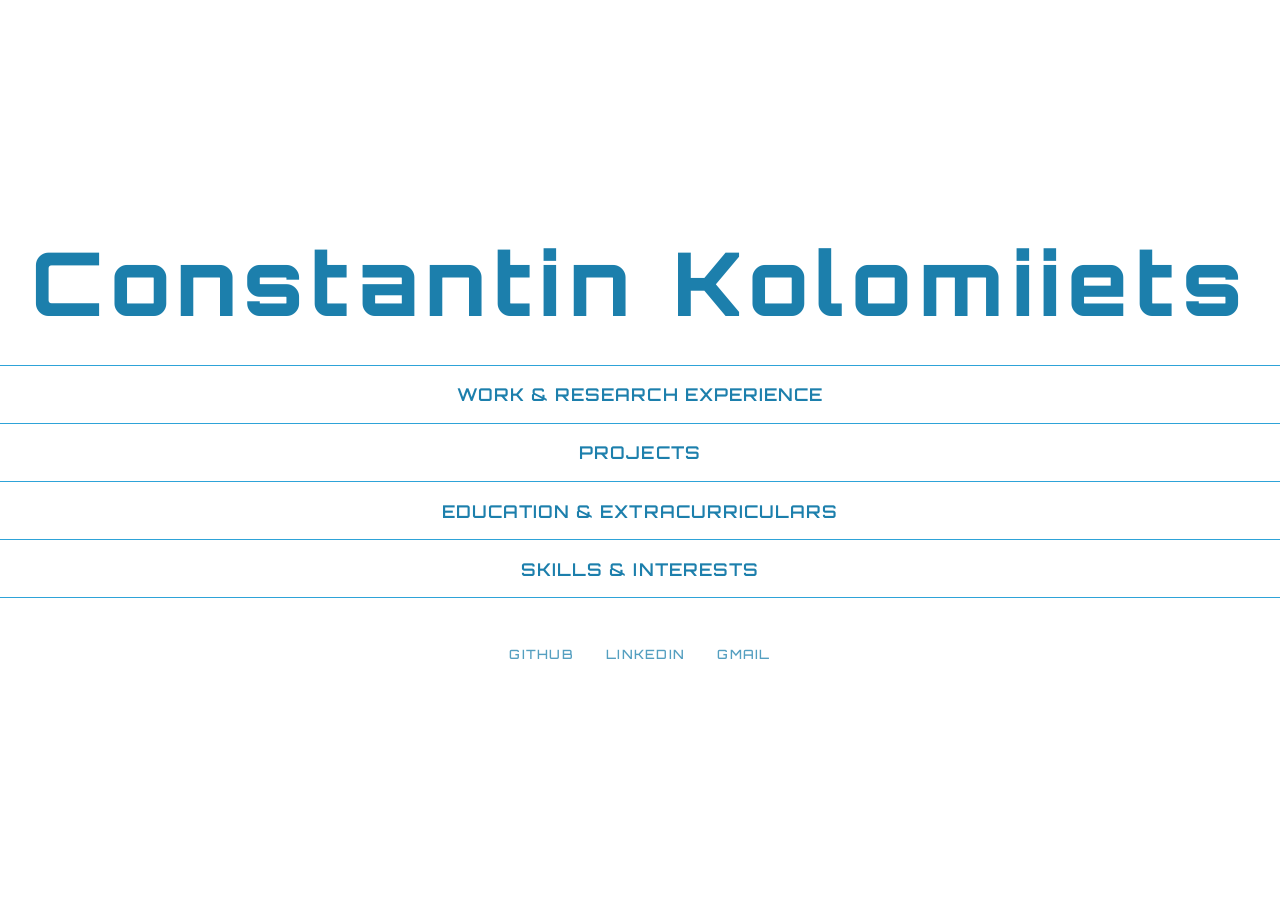
<file: index.html>
<!DOCTYPE html>
<html lang="en">
<head>
  <meta charset="UTF-8">
  <meta name="viewport" content="width=device-width, initial-scale=1.0">
  <title>Constantin Kolomiiets</title>
  <link rel="preconnect" href="https://fonts.googleapis.com">
  <link rel="preconnect" href="https://fonts.gstatic.com" crossorigin>
  <link href="https://fonts.googleapis.com/css2?family=Orbitron:wght@400..900&family=Exo+2:wght@300;400;500;600&display=swap" rel="stylesheet">
  <link rel="stylesheet" href="index_style.css?v=2">
</head>
<body>

  <h1 class="name">Constantin Kolomiiets</h1>
  <div class="subpages">
    <button class="subpage-link" data-category="compvis">work & research experience</button>
    <div id="dropdown-compvis" class="quest-dropdown">
      <button class="go-back-corner" title="back">&larr;</button>
      <h2 class="dropdown-title">Work &amp; Research Experience</h2>
      <div id="dropdown-compvis-content"></div>
    </div>

    <button class="subpage-link" data-category="aidata">Projects</button>
    <div id="dropdown-aidata" class="quest-dropdown">
      <button class="go-back-corner" title="back">&larr;</button>
      <h2 class="dropdown-title">Projects</h2>
      <div id="dropdown-aidata-content"></div>
    </div>

    <button class="subpage-link" data-category="webdev">education & extracurriculars</button>
    <div id="dropdown-webdev" class="quest-dropdown">
      <button class="go-back-corner" title="back">&larr;</button>
      <h2 class="dropdown-title">Education &amp; Extracurriculars</h2>
      <div id="dropdown-webdev-content"></div>
    </div>

    <button class="subpage-link" data-category="other">Skills & Interests</button>
    <div id="dropdown-other" class="quest-dropdown">
      <button class="go-back-corner" title="back">&larr;</button>
      <h2 class="dropdown-title">Skills & Interests</h2>
      <div id="dropdown-other-content"></div>
    </div>
  </div>
  <div class="links">
    <a href="https://github.com/Kostiak5" target="_blank">github</a>
    <a href="www.linkedin.com/in/constantin-kolomiiets-44b2aa216" target="_blank">linkedin</a>
    <a href="mailto:conskol5@gmail.com">gmail</a>
  </div>

  <!--
  Social Icons (for Skills & Interests page) - hidden for now
  <div class="social-icons" id="socialIcons">
    <a href="https://spotify.com" target="_blank" class="social-icon" title="spotify">
      <svg viewBox="0 0 24 24" xmlns="http://www.w3.org/2000/svg">
        <circle cx="12" cy="12" r="11" fill="none" stroke="currentColor" stroke-width="1"/>
        <path d="M9 15.5c-1.5-0.9-2.5-2.5-2.5-4.3 0-2.8 2.2-5 5-5s5 2.2 5 5c0 1.8-1 3.4-2.5 4.3M9 13c-1-0.6-1.7-1.7-1.7-3 0-1.9 1.5-3.4 3.4-3.4S13.1 8.1 13.1 10c0 1.3-0.7 2.4-1.7 3" fill="currentColor"/>
      </svg>
    </a>
    <a href="https://instagram.com" target="_blank" class="social-icon" title="instagram">
      <svg viewBox="0 0 24 24" xmlns="http://www.w3.org/2000/svg">
        <rect x="3" y="3" width="18" height="18" rx="3" fill="none" stroke="currentColor" stroke-width="1"/>
        <circle cx="12" cy="12" r="3.5" fill="none" stroke="currentColor" stroke-width="1"/>
        <circle cx="17" cy="7" r="1" fill="currentColor"/>
      </svg>
    </a>
    <a href="world.html" class="social-icon world-icon" title="world">
      <svg viewBox="0 0 24 24" xmlns="http://www.w3.org/2000/svg">
        <rect x="5" y="10" width="14" height="10" rx="2" fill="none" stroke="currentColor" stroke-width="1.5"/>
        <path d="M8 10V7c0-2.21 1.79-4 4-4s4 1.79 4 4v3" fill="none" stroke="currentColor" stroke-width="1.5"/>
        <circle cx="12" cy="15" r="1" fill="currentColor"/>
      </svg>
      <span class="world-text">world</span>
    </a>
    <a href="diary.html" class="social-icon" title="diary">
      <svg viewBox="0 0 24 24" xmlns="http://www.w3.org/2000/svg">
        <rect x="4" y="4" width="16" height="16" rx="1" fill="none" stroke="currentColor" stroke-width="1.5"/>
        <line x1="9" y1="4" x2="9" y2="20" stroke="currentColor" stroke-width="1.5"/>
      </svg>
    </a>
  </div>
  -->

  <script>
    let activeDropdown = null;
    let activeButton = null;

    // Set up event listeners for subpage links
    document.addEventListener('DOMContentLoaded', () => {
      const subpageLinks = document.querySelectorAll('.subpage-link');
      subpageLinks.forEach(link => {
        link.addEventListener('click', (e) => {
          e.stopPropagation();
          const category = link.getAttribute('data-category');
          toggleDropdown(category, link);
        });
      });

      // Set up go back button listeners
      const goBackButtons = document.querySelectorAll('.go-back-corner');
      goBackButtons.forEach(btn => {
        btn.addEventListener('click', (e) => {
          e.stopPropagation();
          closeActiveDropdown();
        });
      });
    });

    const questData = {
      compvis: [
        {
          name: 'Computer Vision Research Intern',
          subtext: 'CTU FEE, Department of Computer Vision, VRG (Visual Recognition Group) · July 2024 - Present',
          description: 'Conduct research on human pose and segmentation. Apply skills in machine learning, data analysis, and programming in Python.',
          subparagraphs: [
            {
              name: 'SAM-pose2seg',
              subtext: 'First author · CVWW 2026 Best Paper Award',
              description: 'Research paper on human pose and segmentation, presented at CVWW 2026.',
              links: [
                { text: 'news article', url: 'https://fel.cvut.cz/en/what-s-on/news/84000-a-student-of-the-faculty-of-electrical-engineering-at-ctu-succeeded-at-the-international-workshop-cvww-2026-for-his-work-in-the-field-of-computer-vision-he-received-the-best-paper-award', isCtu: true },
                { text: 'GitHub', url: 'https://github.com/Kostiak5/SAM-Pose2Seg.git', isCtu: false },
                { text: 'arXiv', url: 'https://arxiv.org/abs/2601.08982', isCtu: false }
              ],
              newsCard: {
                image: 'http://fel.cvut.cz/aktualne/novinky/2026/04/best-paper-award/26575/image-thumb__26575__OpenGraphImage/01_kolomiiets_constantin_weblong1280px_fotoneugebauerpetrfelcvut_2026.jpg',
                source: 'CTU FEE News · April 22, 2026',
                title: 'A Student of the Faculty of Electrical Engineering at CTU Succeeded at the International Workshop CVWW 2026. For his Work in the Field of Computer Vision, he Received the Best Paper Award.',
                url: 'https://fel.cvut.cz/en/what-s-on/news/84000-a-student-of-the-faculty-of-electrical-engineering-at-ctu-succeeded-at-the-international-workshop-cvww-2026-for-his-work-in-the-field-of-computer-vision-he-received-the-best-paper-award'
              }
            },
            {
              name: 'BBoxMaskPose v2',
              subtext: 'Co-author · IJCV 2026',
              description: 'Follow-up work extending BBoxMaskPose, accepted to the International Journal of Computer Vision.',
              links: [
                { text: 'GitHub', url: 'https://github.com/MiraPurkrabek/BBoxMaskPose', isCtu: false },
                { text: 'arXiv', url: 'https://arxiv.org/abs/2601.08982', isCtu: false }
              ]
            }
          ]
        },
        {
          name: 'AI Engineer',
          subtext: 'SURG Solutions, September 2026 - Present',
          description: 'Training and applying various AI models for company deployment.'
        },
        {
          name: 'Data Analyst',
          subtext: 'muunbase s.r.o. · October 2024 - June 2025',
          description: 'Worked on a traffic signs 3D mapping project for the Prague City Hall. Responsible for data processing and analysis using Python.'
        }
      ],
      aidata: [
        {
          name: 'SAM-pose2seg <img src="images/sampose2seg.png" class="title-gif" alt="">',
          subtext: 'First author · CVWW 2026 Best Paper Award',
          description: 'Research paper on human pose and segmentation, presented at CVWW 2026.',
          links: [
            { text: 'news article', url: 'https://fel.cvut.cz/en/what-s-on/news/84000-a-student-of-the-faculty-of-electrical-engineering-at-ctu-succeeded-at-the-international-workshop-cvww-2026-for-his-work-in-the-field-of-computer-vision-he-received-the-best-paper-award', isCtu: true },
            { text: 'GitHub', url: 'https://github.com/Kostiak5/SAM-Pose2Seg.git', isCtu: false },
            { text: 'arXiv', url: 'https://arxiv.org/abs/2601.08982', isCtu: false }
          ]
        },
        {
          name: 'BBoxMaskPose v2 <img src="images/anim2.gif" class="title-gif" alt="">',
          subtext: 'Co-author · Submitted to IJCV 2026',
          description: 'Follow-up work extending BBoxMaskPose, submitted to the International Journal of Computer Vision.',
          links: [
            { text: 'GitHub', url: 'https://github.com/MiraPurkrabek/BBoxMaskPose', isCtu: false },
            { text: 'arXiv', url: 'https://arxiv.org/abs/2601.08982', isCtu: false }
          ]
        },
        {
          name: 'Peer-to-peer Chat',
          subtext: 'Java',
          description: 'A peer-to-peer network chat application enabling two or more users to interact over a network without a server, with client discovery, connection, message synchronization, public/private messaging, and a tic-tac-toe game mode.',
          links: [ { text: 'GitHub', url: 'https://github.com/Kalash004/Chat', isCtu: false } ]
        },
        {
          name: 'Segment Anything 3 for Human Recognition',
          subtext: 'Python',
          description: 'Fork focused on human recognition in occluded scenarios; fine-tuning and evaluation scripts for COCO-like annotations.',
          links: [ { text: 'GitHub', url: 'https://github.com/Kostiak5/SAM3HumanRecognition', isCtu: false } ]
        },
        {
          name: 'Segmentation Annotator',
          subtext: 'Python',
          description: 'A tool for annotating image segmentation masks.',
          links: [ { text: 'GitHub', url: 'https://github.com/Kostiak5/pSegmAnnotator', isCtu: false } ]
        },
        {
          name: 'Road Sign Coordinate Transformation',
          subtext: 'Python',
          description: 'Transforms local road sign coordinates from photographs into a global system for cross-image matching.',
          links: [ { text: 'GitHub', url: 'https://github.com/Kostiak5/pCoordsTransformation', isCtu: false } ]
        },
        {
          name: 'Linear Algebra Visual Calculator',
          subtext: 'Python',
          description: 'Linear algebra utilities and experiments applied to computer vision problems.',
          links: [ { text: 'GitHub', url: 'https://github.com/Kostiak5/pLinAlgVC', isCtu: false } ]
        },
        {
          name: 'Password Database',
          subtext: 'JavaScript',
          description: 'A web application designed for storing passwords and user account information.',
          links: [ { text: 'GitHub', url: 'https://github.com/Kostiak5/pDatabasePasswords', isCtu: false } ]
        },
        {
          name: 'Shoe Store Transaction Database',
          subtext: 'JavaScript',
          description: 'A database application for tracking and managing transactions of a shoe store.',
          links: [ { text: 'GitHub', url: 'https://github.com/Kostiak5/pDatabaseTransactions', isCtu: false } ]
        },
        {
          name: 'Spam Filter',
          subtext: 'Python',
          description: 'A spam-filtering project exploring text classification techniques.',
          links: [ { text: 'GitHub', url: 'https://github.com/Kostiak5/SpamFilter', isCtu: false } ]
        },
        {
          name: 'Matrix Calculator',
          subtext: 'C#',
          description: 'A calculator application for performing matrix operations.',
          links: [ { text: 'GitHub', url: 'https://github.com/Kostiak5/pMatrixCalculator', isCtu: false } ]
        },
        {
          name: 'Windows Forms Paint',
          subtext: 'C#',
          description: 'A Windows Forms paint application built as a desktop programming exercise.',
          links: [ { text: 'GitHub', url: 'https://github.com/Kostiak5/pWinFormsPaint', isCtu: false } ]
        },
        {
          name: 'Console Game on Politics',
          subtext: 'C#',
          description: 'A console-based game project.',
          links: [ { text: 'GitHub', url: 'https://github.com/Kostiak5/pConsoleGame', isCtu: false } ]
        }
      ],
      webdev: [
        {
          name: 'ČVUT FEL (CTU FEE)',
          subtext: 'BSc in Computer Science, AI specialization · Since September 2024',
          description: 'Pursuing a degree in Computer Science with a specialization in Artificial Intelligence. <br>GPA: 1.13 (scale 1-4, 1 = best).'
        },
        {
          name: 'prg.ai Minor Programme',
          subtext: 'Since April 2025',
          description: 'Accepted into a selective inter-university programme connecting the best AI-focused research and companies in Prague. Machine Learning course completed.'
        },
        {
          name: 'Aarhus Summer University',
          subtext: 'July - August 2026',
          description: 'Completed the Business Intelligence from Web Data Analytics and Data Mining course, using R and AI.'
        },
        {
          name: 'Gymnázium Voděradská',
          subtext: 'September 2016 - May 2024',
          description: 'Completed secondary education.'
        },
        {
          name: 'Math Tutoring',
          subtext: 'Extracurricular',
          description: 'Tutored more than 20 students from primary and secondary schools in mathematics.'
        }
      ],
      other: [
        {
          name: 'Languages',
          description: 'Czech, Ukrainian, Russian: native speaker level.<br>English: Level C2 (Cambridge Advanced English, Grade A).<br>German: Level C1 (TELC C1 Hochschule).'
        },
        {
          name: 'Skills',
          description: 'Model training/fine-tuning, data analysis with Python (NumPy, PyTorch, Matplotlib, Scikit-learn). <br> Prompt engineering, agentic AI and LLM usage (Claude Code, Codex). <br>Full-stack development with HTML, CSS, JS/React, MongoDB. <br>Algorithms in C, C++, Python. <br>Proficient with Microsoft & Google tools.'
        },
        {
          name: 'Interests',
          description: 'Language patterns and linguistics, data visualization, urban planning, geopolitics.'
        }
      ]
    };

    function renderQuestContent(category) {
      const items = questData[category];
      let html = '<div class="quest-list">';

      items.forEach((item) => {
        let linksHTML = '';
        if (item.links && item.links.length > 0) {
          linksHTML = '<div class="quest-links">';
          item.links.forEach(link => {
            const linkClass = link.isCtu ? 'quest-action-btn ctu' : 'quest-action-btn';
            linksHTML += `<a href="${link.url}" target="_blank" class="${linkClass}">${link.text}</a>`;
          });
          linksHTML += '</div>';
        }

        html += `<div class="quest-item">`;
        html += `<div class="quest-content">`;
        html += `<span class="quest-name">${item.name}</span>`;
        if (item.subtext) html += `<span class="quest-sub-text">${item.subtext}</span>`;
        if (item.description) html += `<p class="quest-description">${item.description}</p>`;
        html += linksHTML;

        if (item.subparagraphs && item.subparagraphs.length > 0) {
          html += '<div class="quest-subparagraphs">';
          item.subparagraphs.forEach((sub) => {
            let subLinksHTML = '';
            if (sub.links && sub.links.length > 0) {
              subLinksHTML = '<div class="quest-links">';
              sub.links.forEach(link => {
                const linkClass = link.isCtu ? 'quest-action-btn ctu' : 'quest-action-btn';
                subLinksHTML += `<a href="${link.url}" target="_blank" class="${linkClass}">${link.text}</a>`;
              });
              subLinksHTML += '</div>';
            }

            html += `<div class="quest-subitem">`;
            html += `<span class="quest-subname">${sub.name}</span>`;
            if (sub.subtext) html += `<span class="quest-sub-text">${sub.subtext}</span>`;
            if (sub.description) html += `<p class="quest-description">${sub.description}</p>`;
            html += subLinksHTML;

            if (sub.newsCard) {
              html += `<a href="${sub.newsCard.url}" target="_blank" class="news-card">`;
              html += `<div class="news-card-image" style="background-image: url('${sub.newsCard.image}')"></div>`;
              html += `<div class="news-card-body">`;
              html += `<span class="news-card-source">${sub.newsCard.source}</span>`;
              html += `<span class="news-card-title">${sub.newsCard.title}</span>`;
              html += `</div>`;
              html += `</a>`;
            }

            html += `</div>`;
          });
          html += '</div>';
        }

        html += `</div>`;
        html += `</div>`;
      });

      html += '</div>';
      return html;
    }

    function toggleDropdown(category, button) {
      const dropdown = document.getElementById(`dropdown-${category}`);
      const content = document.getElementById(`dropdown-${category}-content`);

      // Close other dropdowns
      if (activeDropdown && activeDropdown !== dropdown) {
        activeDropdown.classList.remove('active');
        if (activeButton) {
          activeButton.classList.remove('active');
        }
      }

      // Toggle current dropdown
      if (dropdown.classList.contains('active')) {
        dropdown.classList.remove('active');
        button.classList.remove('active');
        activeDropdown = null;
        activeButton = null;
      } else {
        if (!content.innerHTML) {
          content.innerHTML = renderQuestContent(category);
        }

        dropdown.classList.add('active');
        button.classList.add('active');

        activeDropdown = dropdown;
        activeButton = button;
      }
    }

    function closeActiveDropdown() {
      if (activeDropdown) {
        activeDropdown.classList.remove('active');
        if (activeButton) {
          activeButton.classList.remove('active');
        }
        activeDropdown = null;
        activeButton = null;
      }
    }

    document.addEventListener('click', (e) => {
      if (activeDropdown && !e.target.closest('.quest-dropdown') && !e.target.closest('.subpage-link')) {
        closeActiveDropdown();
      }
    });

    document.addEventListener('keydown', (e) => {
      if (e.key === 'Escape' && activeDropdown) {
        closeActiveDropdown();
      }
    });
  </script>

</body>
</html>
</file>
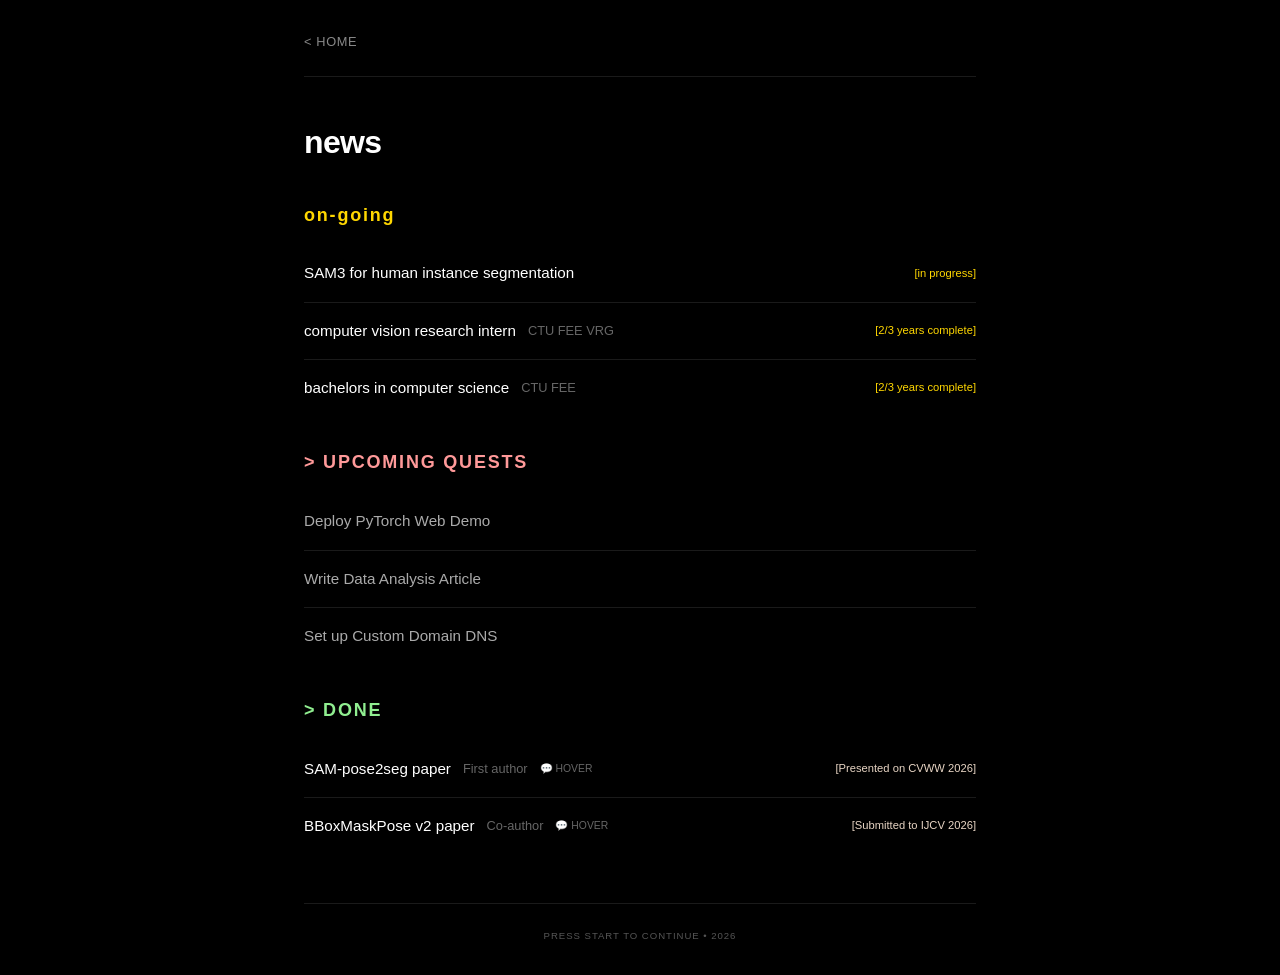
<file: sub_compvis.html>
<!DOCTYPE html>
<html lang="en">
<head>
  <meta charset="UTF-8">
  <meta name="viewport" content="width=device-width, initial-scale=1.0">
  <title>Computer Vision Quest Log</title>

  <style>
    * {
      margin: 0;
      padding: 0;
      box-sizing: border-box;
    }

    body {
      background-color: #000000;
      color: #ffffff;
      font-family: -apple-system, BlinkMacSystemFont, "Segoe UI", Roboto, sans-serif;
      padding: 2rem 1.5rem;
      max-width: 720px;
      margin: 0 auto;
      line-height: 1.6;
    }

    .header-nav {
      display: flex;
      justify-content: space-between;
      align-items: center;
      margin-bottom: 2.5rem;
      border-bottom: 1px solid #1a1a1a;
      padding-bottom: 1.5rem;
    }

    .back-home {
      color: #888888;
      text-decoration: none;
      font-size: 0.8rem;
      letter-spacing: 0.05em;
      transition: color 0.2s ease;
    }

    .back-home:hover {
      color: #ffffff;
    }

    .page-title {
      font-size: 2rem;
      font-weight: 700;
      letter-spacing: -0.02em;
      margin-bottom: 2rem;
    }

    section {
      margin-bottom: 0;
    }

    .section-title {
      font-size: 0.75rem;
      font-weight: 600;
      letter-spacing: 0.1em;
      margin-bottom: 1rem;
      margin-top: 2rem;
      padding-top: 1.5rem;
      border-top: 1px solid #1a1a1a;
    }

    .section-title:first-of-type {
      margin-top: 10;
      padding-top: 0;
      border-top: none;
      font-size: large
    }

    .section-title.ongoing { color: #ffd700; }
    .section-title.upcoming { color: #ff9999; }
    .section-title.done { color: lightgreen; }

    .task-list {
      display: flex;
      flex-direction: column;
      gap: 0;
    }

    .task-item {
      display: flex;
      justify-content: space-between;
      align-items: center;
      padding: 1rem 0;
      background-color: transparent;
      border: none;
      border-bottom: 1px solid #1a1a1a;
      font-size: 0.95rem;
      position: relative;
    }

    .task-item:last-child {
      border-bottom: none;
    }

    .task-content {
      display: flex;
      align-items: center;
      flex-wrap: wrap;
      gap: 0.75rem;
      flex: 1;
    }

    .sub-text {
      color: #666666;
      font-size: 0.8rem;
    }

    .status-badge {
      font-size: 0.7rem;
      padding: 0;
      border-radius: 0;
      font-weight: 500;
      white-space: nowrap;
      background-color: transparent;
      border: none;
    }

    .badge-ongoing {
      color: #ffd700;
    }

    .badge-completed {
      color: #e8d5c4;
    }

    .done-item {
      background-color: transparent;
      border: none;
      border-bottom: 1px solid #1a1a1a;
      cursor: pointer;
      transition: all 0.2s ease;
      padding: 1rem 0;
    }

    .done-item:last-child {
      border-bottom: none;
    }

    .done-item:hover {
      background-color: transparent;
    }

    .hover-buttons {
      display: none;
      position: absolute;
      gap: 0.5rem;
      top: -18px;
      right: 0;
      z-index: 20;
    }

    .done-item:hover .hover-buttons {
      display: flex;
    }

    .hover-indicator {
      font-size: 0.65rem;
      color: #666666;
      transition: opacity 0.2s ease;
    }

    .done-item:hover .hover-indicator {
      opacity: 0;
    }

    .action-btn {
      color: #000000;
      background-color: #e8d5c4;
      text-decoration: none;
      font-size: 0.65rem;
      font-weight: 600;
      padding: 4px 10px;
      border-radius: 0;
      box-shadow: 0 2px 8px rgba(0, 0, 0, 0.3);
      transition: all 0.2s ease;
      border: none;
    }

    .action-btn:hover {
      background-color: #ffffff;
    }

    .action-btn.ctu {
      background-color: #ff9999;
      color: #000000;
    }

    .action-btn.ctu:hover {
      background-color: #ffb3b3;
    }

    footer {
      text-align: center;
      font-size: 0.6rem;
      color: #555555;
      margin-top: 3rem;
      letter-spacing: 0.1em;
      border-top: 1px solid #1a1a1a;
      padding-top: 1.5rem;
    }
  </style>
</head>
<body>

  <!-- Top Navigation -->
  <header class="header-nav">
    <a href="index.html" class="back-home">&lt; HOME</a>
  </header>

  <!-- Main Container -->
  <main>
    <h1 class="page-title">news</h1>

    <section>
      <h2 class="section-title ongoing">
        <i class="nes-icon star is-small"></i> on-going
      </h2>
      
      <div class="task-list">
        
        <div class="task-item">
          <div class="task-content">
            <span>SAM3 for human instance segmentation</span>
          </div>
          <span class="status-badge badge-ongoing">[in progress]</span>
        </div>

        <div class="task-item">
          <div class="task-content">
            <span>computer vision research intern</span>
            <span class="sub-text">CTU FEE VRG</span>
          </div>
          <span class="status-badge badge-ongoing">[2/3 years complete]</span>
        </div>

        <div class="task-item">
          <div class="task-content">
            <span>bachelors in computer science</span>
            <span class="sub-text">CTU FEE</span>
          </div>
          <span class="status-badge badge-ongoing">[2/3 years complete]</span>
        </div>

      </div>
    </section>

    <!-- CATEGORY 2: UPCOMING QUESTS -->
    <section>
      <h2 class="section-title upcoming">
        <i class="nes-icon coin is-small"></i> > UPCOMING QUESTS
      </h2>
      
      <div class="task-list">

        <div class="task-item">
          <div class="task-content">
            <span style="color: #aaaaaa;">Deploy PyTorch Web Demo</span>
          </div>
        </div>

        <div class="task-item">
          <div class="task-content">
            <span style="color: #aaaaaa;">Write Data Analysis Article</span>
          </div>
        </div>

        <div class="task-item">
          <div class="task-content">
            <span style="color: #aaaaaa;">Set up Custom Domain DNS</span>
          </div>
        </div>

      </div>
    </section>

    <!-- CATEGORY 3: ACHIEVEMENTS (DONE) -->
    <section>
      <h2 class="section-title done">
        <i class="nes-icon trophy is-small"></i> > DONE
      </h2>
      
      <div class="task-list">

        <!-- ITEM 1: 2 HOVER BUTTONS -->
        <div class="task-item done-item">
          
          <div class="hover-buttons">
            <a href="https://fel.cvut.cz/en/what-s-on/news/84000-a-student-of-the-faculty-of-electrical-engineering-at-ctu-succeeded-at-the-international-workshop-cvww-2026-for-his-work-in-the-field-of-computer-vision-he-received-the-best-paper-award" target="_blank" class="action-btn ctu">
              [CTU News]
            </a>
            <a href="https://arxiv.org/abs/2601.08982" target="_blank" class="action-btn">
              [arXiv]
            </a>
          </div>

          <div class="task-content">
              <span>SAM-pose2seg paper</span>
              <span class="sub-text">First author</span>
              <span class="hover-indicator">💬 HOVER</span>
          </div>
          <span class="status-badge badge-completed">[Presented on CVWW 2026]</span>
        </div>

        <!-- ITEM 2: 1 HOVER BUTTON -->
        <div class="task-item done-item">
          
          <div class="hover-buttons">
            <a href="https://arxiv.org/abs/2601.08982" target="_blank" class="action-btn">
              [arXiv]
            </a>
          </div>

          <div class="task-content">
              <span>BBoxMaskPose v2 paper</span>
              <span class="sub-text">Co-author</span>
              <span class="hover-indicator">💬 HOVER</span>
          </div>
          <span class="status-badge badge-completed">[Submitted to IJCV 2026]</span>
        </div>

      </div>
    </section>

  </main>

  <!-- Footer -->
  <footer>
    <p>PRESS START TO CONTINUE • 2026</p>
  </footer>

</body>
</html>
</file>
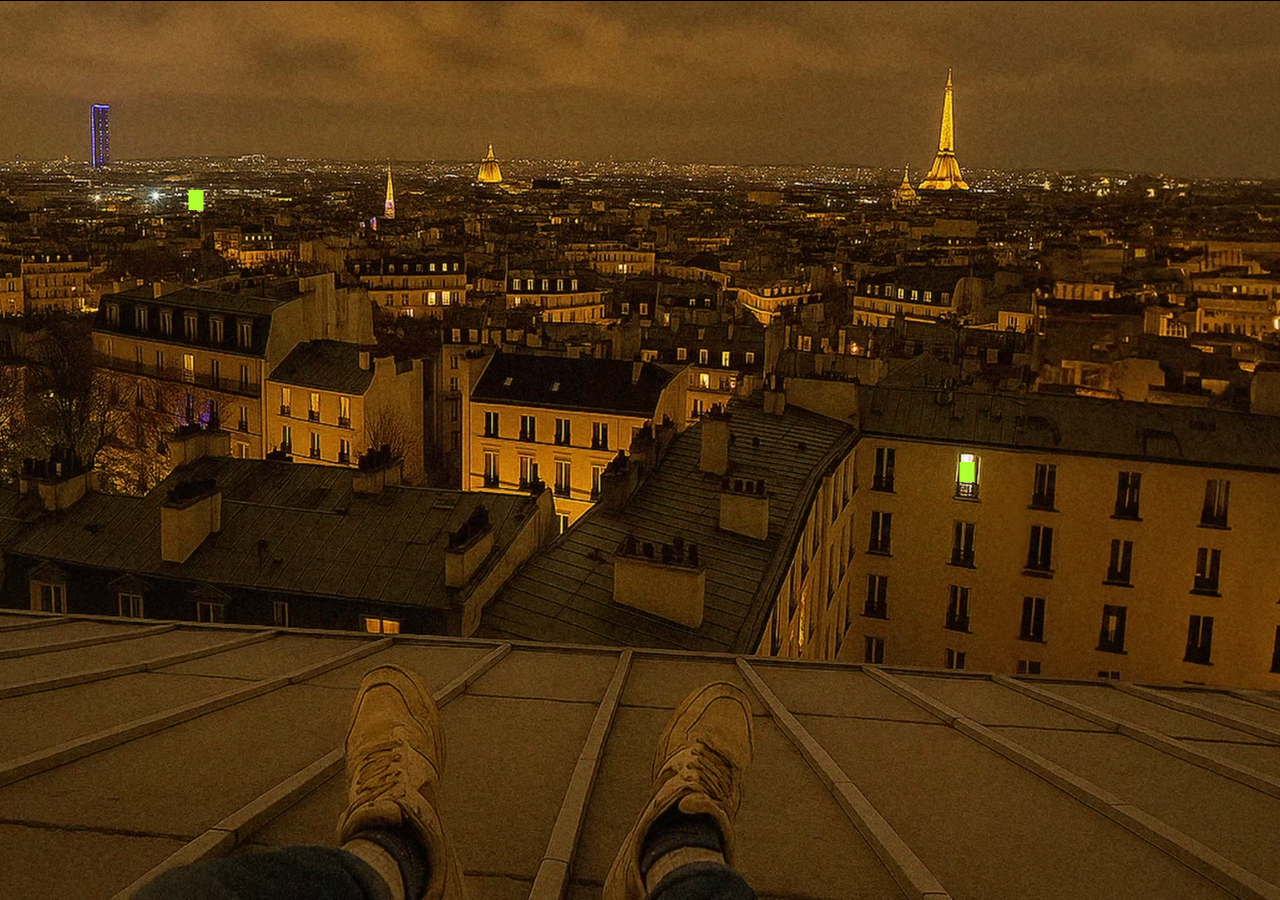
<file: world.html>
<!DOCTYPE html>
<html lang="en">
<head>
  <meta charset="UTF-8">
  <meta name="viewport" content="width=device-width, initial-scale=1.0">
  <title>World</title>
  <style>
    * {
      margin: 0;
      padding: 0;
      box-sizing: border-box;
    }

    body {
      background-color: #000000;
      color: #ffffff;
      font-family: -apple-system, BlinkMacSystemFont, "Segoe UI", Roboto, sans-serif;
      height: 100vh;
      display: flex;
      flex-direction: column;
      justify-content: center;
      align-items: center;
      text-transform: lowercase;
    }

    .image-container {
      position: relative;
      width: 100%;
      height: 100%;
    }

    .interactive-image {
      width: 100%;
      height: 100%;
      object-fit: cover;
      display: block;
    }

    .overlay-text {
      position: fixed;
      top: 5%;
      left: 50%;
      transform: translateX(-50%);
      font-size: 4rem;
      font-weight: 700;
      letter-spacing: -0.02em;
      color: black;
      opacity: 0;
      
      pointer-events: none;
      z-index: 10;
      font-family: 'Franklin Gothic Medium', 'Arial Narrow', Arial, sans-serif;
    }

    .lamp-button {
      position: absolute;
      width: 15px;
      height: 20px;
      border: none;
      border-radius: 0;
      background-color: greenyellow;
      cursor: pointer;
      transition: opacity 0.4s ease;
      box-shadow: none;
      transform: translate(-50%, -50%);
    }
  </style>
</head>
<body>

  <div class="image-container">
    <img src="images/worldjpg.png" alt="world map" class="interactive-image" id="mainImage">

    <!-- Interactive buttons positioned at pixel coordinates on image -->
    <button class="lamp-button" data-text="explore" data-px="640" data-py="360" title="light up"></button>
    <button class="lamp-button" data-text="diary" data-px="2030" data-py="850" title="light up"></button>

    <!-- Text overlay -->
    <div class="overlay-text" id="overlayText"></div>
  </div>

  <script>
    const buttons = document.querySelectorAll('.lamp-button');
    const mainImage = document.getElementById('mainImage');
    const overlayText = document.getElementById('overlayText');

    // The image is rendered with object-fit: cover, so it is scaled by a single
    // factor and centre-cropped. Map a natural-image pixel to its on-screen spot
    // using that same scale + crop offset, so buttons stay glued to the picture
    // no matter what shape the window is.
    function positionButtons() {
      const natW = mainImage.naturalWidth;
      const natH = mainImage.naturalHeight;
      if (!natW || !natH) return; // image not decoded yet

      const box = mainImage.getBoundingClientRect();
      const scale = Math.max(box.width / natW, box.height / natH);
      const offsetX = (box.width - natW * scale) / 2;
      const offsetY = (box.height - natH * scale) / 2;

      buttons.forEach(button => {
        const px = parseFloat(button.getAttribute('data-px'));
        const py = parseFloat(button.getAttribute('data-py'));

        const x = offsetX + px * scale;
        const y = offsetY + py * scale;

        button.style.left = x + 'px';
        button.style.top = y + 'px';

        // Hide it when the crop pushes that pixel outside the visible frame
        const visible = x >= 0 && x <= box.width && y >= 0 && y <= box.height;
        button.style.display = visible ? '' : 'none';
      });
    }

    // Reposition whenever the image is decoded or its rendered box changes
    // (window resize, split-pane drag, zoom, orientation change).
    if (mainImage.complete) positionButtons();
    mainImage.addEventListener('load', positionButtons);
    new ResizeObserver(positionButtons).observe(mainImage);

    // Add hover and click handlers
    buttons.forEach(button => {
      button.addEventListener('mouseenter', function() {
        const text = this.getAttribute('data-text');
        overlayText.textContent = text;
        overlayText.style.opacity = '1';
      });

      button.addEventListener('mouseleave', function() {
        overlayText.style.opacity = '0';
      });

      button.addEventListener('click', function(e) {
        e.preventDefault();
        e.stopPropagation();
        const text = this.getAttribute('data-text');
        alert(text + '...');
      });
    });
  </script>

</body>
</html>
</file>
<file: index_style.css>
* {
    margin: 0;
    padding: 0;
    box-sizing: border-box;
}

:root {
    --bg: #ffffff;
    --panel: #f4fbff;
    --line: #bfe4f7;
    --accent: #2ea3d8;
    --accent-dark: #1c7fac;
    --text: #103347;
    --muted: #6d95a8;
}

body {
    background-color: var(--bg);
    color: var(--text);
    height: 100vh;
    display: flex;
    flex-direction: column;
    justify-content: center;
    align-items: center;
    font-family: 'Exo 2', -apple-system, BlinkMacSystemFont, "Segoe UI", Roboto, Helvetica, Arial, sans-serif;
    text-align: center;
    padding: 0;
}

.name {
    font-family: 'Orbitron', sans-serif;
    font-size: clamp(2.2rem, 9vw, 5.5rem);
    font-weight: 800;
    letter-spacing: 0.08em;
    line-height: 1;
    color: var(--accent-dark);
    padding: 0 20px;
}

.subtitle {
    margin-top: 1.5rem;
    font-size: clamp(0.9rem, 2vw, 1.25rem);
    font-weight: 300;
    color: var(--muted);
    letter-spacing: 0.2em;
}

.links {
    margin-top: 3rem;
    display: flex;
    gap: 2rem;
    padding: 0 20px;
}

.links a {
    color: var(--accent-dark);
    text-decoration: none;
    font-family: 'Orbitron', sans-serif;
    font-size: 0.8rem;
    font-weight: 500;
    letter-spacing: 0.1em;
    text-transform: uppercase;
    opacity: 0.75;
    transition: opacity 0.2s ease;
}

.links a:hover {
    opacity: 1;
}

.subpages {
    display: flex;
    flex-direction: column;
    align-items: stretch;
    gap: 0;
    margin-top: 2.5rem;
    position: relative;
    width: 100%;
}

.subpages .label {
    color: var(--muted);
    font-size: 0.9rem;
    margin-bottom: 0.5rem;
}

.subpage-link {
    text-decoration: none;
    font-family: 'Orbitron', sans-serif;
    font-size: clamp(0.85rem, 2vw, 1.1rem);
    font-weight: 600;
    letter-spacing: 0.06em;
    text-transform: uppercase;
    transition: all 0.2s ease;
    cursor: pointer;
    border: 1px solid var(--accent);
    background: #ffffff;
    color: var(--accent-dark);
    position: relative;
    display: flex;
    width: 100%;
    align-items: center;
    justify-content: center;
    gap: 0.5rem;
    padding: 1.1rem 1.8rem;
    border-radius: 0;
    border-left: none;
    border-right: none;
    margin-top: -1px;
}

.subpage-link:hover {
    color: #ffffff;
    background: var(--accent);
}

.subpage-link.active {
    color: #ffffff;
    background: var(--accent-dark);
    border-color: var(--accent-dark);
}

.subpage-link.active::after {
    content: 'hide';
    font-family: 'Exo 2', sans-serif;
    font-size: 0.65rem;
    font-weight: 400;
    text-transform: none;
    letter-spacing: 0.05em;
    color: #eaf6ff;
}

/* Dropdown Styles */
.quest-dropdown {
    display: none;
    position: fixed;
    top: 0;
    right: 0;
    height: 100vh;
    background-color: var(--panel);
    border: none;
    border-left: 1px solid var(--line);
    border-radius: 0;
    width: 90vw;
    max-width: 700px;
    max-height: 100vh;
    overflow-y: auto;
    padding: 2rem;
    padding-top: 4rem;
    z-index: 100;
    text-align: left;
    box-shadow: -10px 0 30px rgba(46, 163, 216, 0.15);
}

.quest-dropdown.active {
    display: block;
}

.go-back-corner {
    position: absolute;
    top: 1.2rem;
    left: 1.2rem;
    width: 2.4rem;
    height: 2.4rem;
    border-radius: 50%;
    background: #ffffff;
    border: 1px solid var(--accent);
    color: var(--accent-dark);
    font-size: 1.2rem;
    font-weight: 700;
    display: flex;
    align-items: center;
    justify-content: center;
    cursor: pointer;
    z-index: 5;
    transition: all 0.2s ease;
}

.go-back-corner:hover {
    background: var(--accent);
    color: #ffffff;
}

.dropdown-title {
    font-family: 'Orbitron', sans-serif;
    font-size: 1.3rem;
    font-weight: 700;
    letter-spacing: -0.01em;
    color: var(--accent-dark);
    margin-bottom: 1.5rem;
    border-bottom: 1px solid var(--line);
    padding-bottom: 1.5rem;
}

.quest-list {
    display: flex;
    flex-direction: column;
    gap: 0;
}

.quest-item {
    padding: 1.5rem 0;
    background-color: transparent;
    border: none;
    border-bottom: 1px solid var(--line);
    font-size: 0.95rem;
    position: relative;
}

.quest-item:first-child {
    padding-top: 0;
}

.quest-item:last-child {
    border-bottom: none;
}

.quest-content {
    display: flex;
    flex-direction: column;
    align-items: flex-start;
    gap: 0.4rem;
}

.quest-name {
    font-family: 'Orbitron', sans-serif;
    font-size: 1rem;
    font-weight: 700;
    color: var(--text);
}

.quest-sub-text {
    color: var(--muted);
    font-size: 0.8rem;
}

.quest-description {
    color: var(--text);
    font-size: 0.9rem;
    line-height: 1.5;
    margin-top: 0.3rem;
}

.quest-links {
    display: flex;
    flex-wrap: wrap;
    gap: 0.5rem;
    margin-top: 0.6rem;
}

.quest-subparagraphs {
    display: flex;
    flex-direction: column;
    gap: 1rem;
    margin-top: 1rem;
    padding-left: 1.2rem;
    border-left: 2px solid var(--line);
    width: 100%;
}

.quest-subitem {
    display: flex;
    flex-direction: column;
    align-items: flex-start;
    gap: 0.3rem;
    padding-right: 1.5rem;
}

.quest-subname {
    font-family: 'Orbitron', sans-serif;
    font-size: 0.85rem;
    font-weight: 900;
    color: var(--accent-dark);
    margin-bottom: 0.2rem;
}

.title-gif {
    height: 10em;
    width: auto;
    vertical-align: middle;
    margin-left: 0.8rem;
    border-radius: 6px;
}

.quest-subitem .quest-sub-text,
.quest-subitem .quest-description {
    padding-left: 0.6rem;
}

.news-card {
    display: flex;
    flex-direction: column;
    text-decoration: none;
    background: #ffffff;
    border: 1px solid var(--line);
    border-radius: 10px;
    overflow: hidden;
    margin-top: 0.8rem;
    width: 100%;
    max-width: 420px;
    box-shadow: 0 4px 16px rgba(46, 163, 216, 0.12);
    transition: all 0.2s ease;
}

.news-card:hover {
    border-color: var(--accent);
    box-shadow: 0 8px 24px rgba(46, 163, 216, 0.25);
    transform: translateY(-2px);
}

.news-card-image {
    width: 100%;
    height: 180px;
    background-size: cover;
    background-position: center;
    background-color: var(--panel);
}

.news-card-body {
    display: flex;
    flex-direction: column;
    gap: 0.4rem;
    padding: 0.9rem 1rem;
}

.news-card-source {
    font-family: 'Orbitron', sans-serif;
    font-size: 0.62rem;
    font-weight: 700;
    letter-spacing: 0.08em;
    text-transform: uppercase;
    color: var(--accent);
}

.news-card-title {
    font-family: 'Exo 2', sans-serif;
    font-size: 0.9rem;
    font-weight: 600;
    line-height: 1.35;
    color: var(--text);
}

.quest-action-btn {
    color: #ffffff;
    background-color: var(--accent);
    text-decoration: none;
    font-family: 'Orbitron', sans-serif;
    font-size: 0.65rem;
    font-weight: 600;
    padding: 4px 10px;
    border-radius: 2px;
    transition: all 0.2s ease;
    border: none;
    display: inline-block;
}

.quest-action-btn:hover {
    background-color: var(--accent-dark);
}

.quest-action-btn.ctu {
    background-color: #5fb8e0;
    color: #ffffff;
}

.quest-action-btn.ctu:hover {
    background-color: var(--accent-dark);
}

/* Social Icons Styles - currently unused, markup commented out in index.html
.social-icons {
    display: none;
    position: fixed;
    bottom: 5%;
    left: 50%;
    transform: translateX(-50%);
    z-index: 99;
    gap: 2rem;
    flex-direction: row;
    align-items: center;
    justify-content: center;
}

.social-icons.active {
    display: flex;
}

.social-icon {
    width: 2.5rem;
    height: 2.5rem;
    display: flex;
    align-items: center;
    justify-content: center;
    color: var(--accent);
    transition: all 0.2s ease;
    text-decoration: none;
    cursor: pointer;
}

.social-icon svg {
    width: 100%;
    height: 100%;
}

.social-icon:hover {
    color: var(--accent-dark);
    transform: scale(1.1);
}

.social-icon.world-icon {
    position: relative;
}

.world-text {
    position: absolute;
    font-family: 'Orbitron', sans-serif;
    font-size: 0.6rem;
    font-weight: 600;
    letter-spacing: 0.05em;
    bottom: -1.2rem;
    white-space: nowrap;
    color: var(--accent);
    transition: color 0.2s ease;
}

.social-icon:hover .world-text {
    color: var(--accent-dark);
}
*/
</file>
